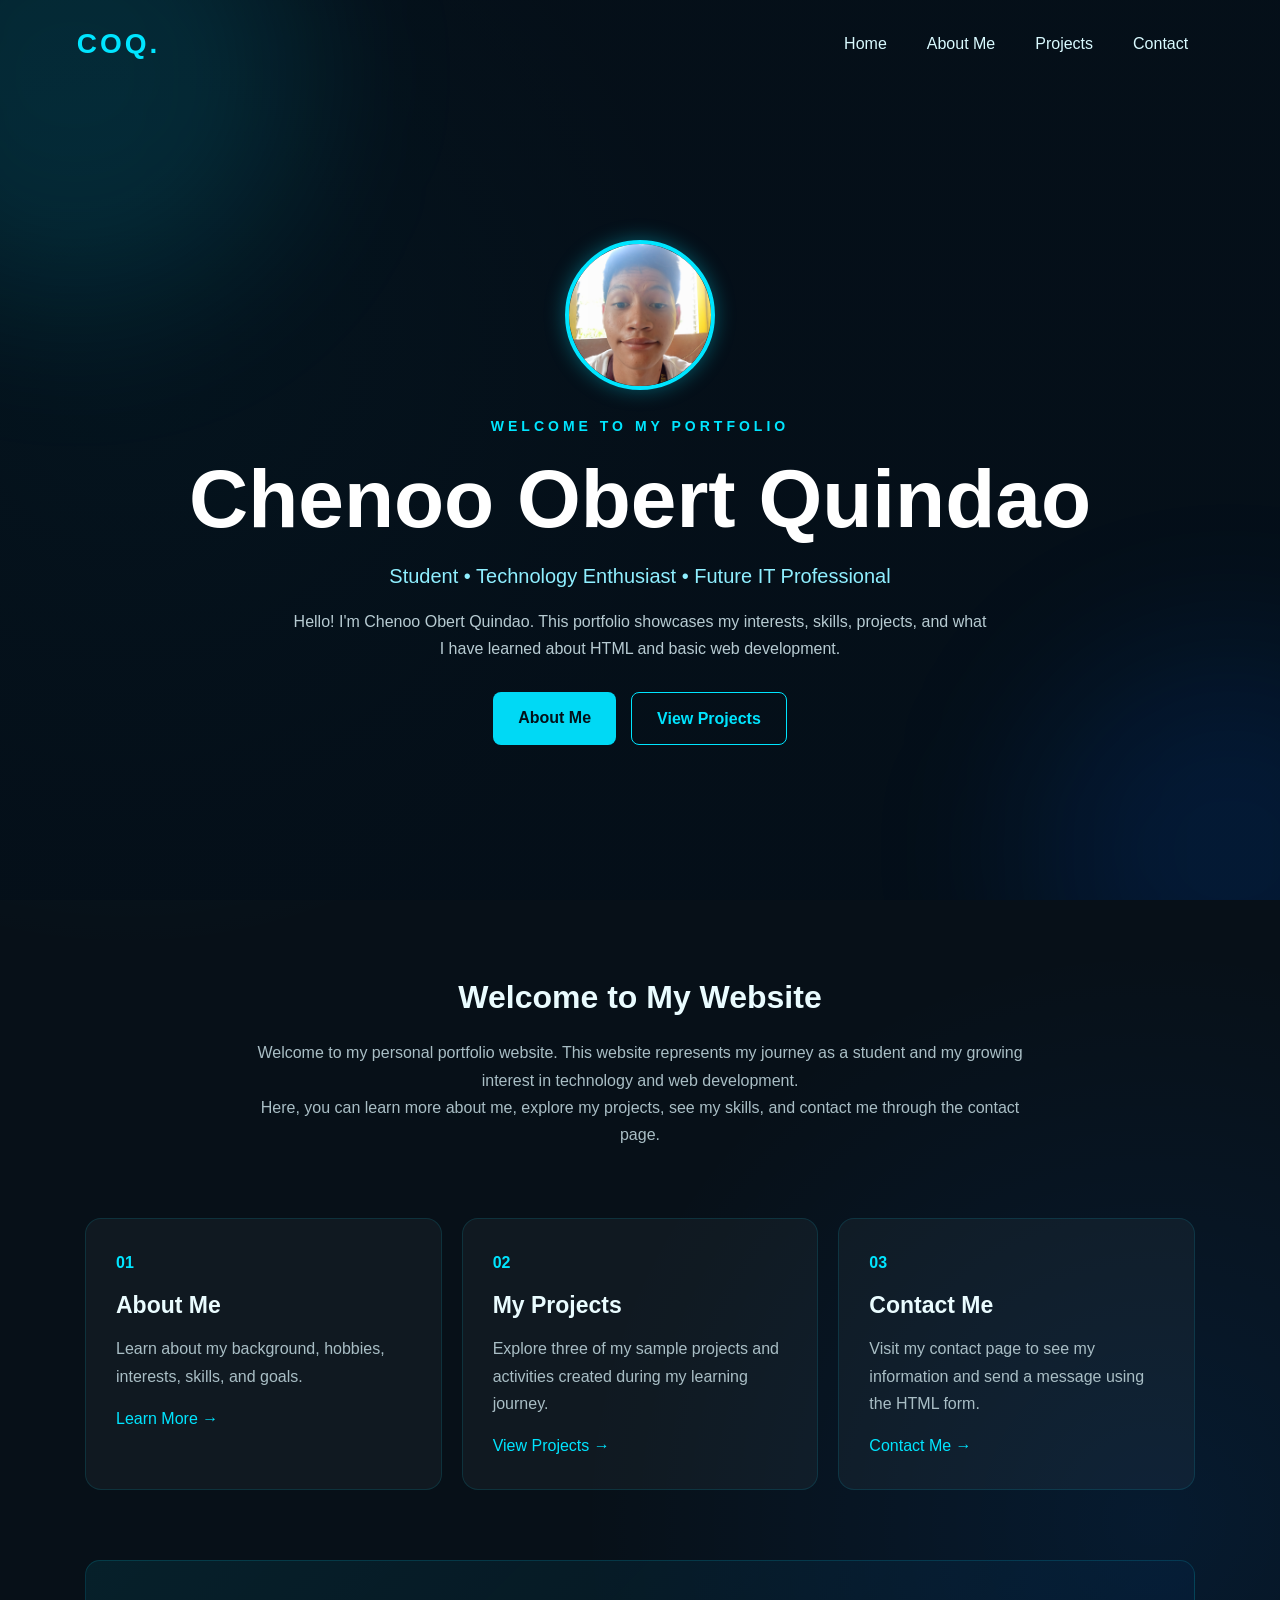
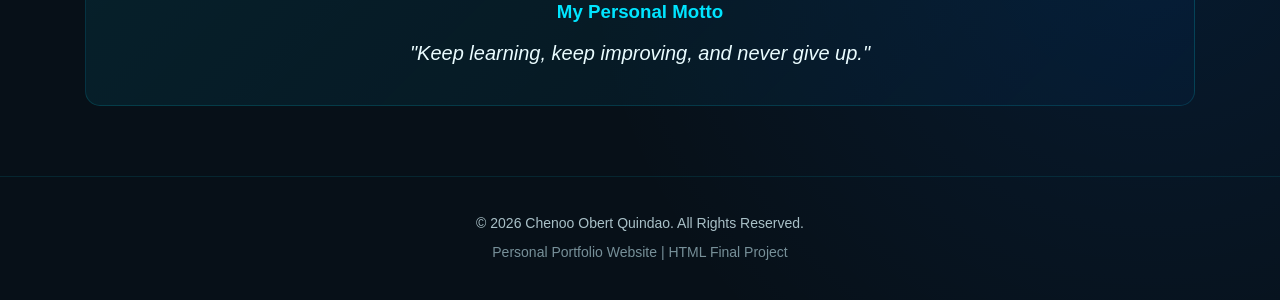
<file: index.html>
<!DOCTYPE html>
<html lang="en">
<head>
    <meta charset="UTF-8">
    <meta name="viewport" content="width=device-width, initial-scale=1.0">
    <title>Chenoo Obert Quindao | Portfolio</title>
    <link rel="stylesheet" href="style.css">
</head>

<body>

<header class="hero-header">
    <nav>
        <div class="nav-container">
            <h2 class="logo">COQ.</h2>

            <div class="nav-links">
                <a href="index.html">Home</a>
                <a href="about.html">About Me</a>
                <a href="projects.html">Projects</a>
                <a href="contact.html">Contact</a>
            </div>
        </div>
    </nav>

    <div class="hero">
        <img src="images/profile.jpg" alt="Chenoo Obert Quindao" class="profile-image">

        <p class="welcome">WELCOME TO MY PORTFOLIO</p>

        <h1>Chenoo Obert Quindao</h1>

        <p class="subtitle">
            Student • Technology Enthusiast • Future IT Professional
        </p>

        <p class="hero-text">
            Hello! I'm Chenoo Obert Quindao. This portfolio showcases
            my interests, skills, projects, and what I have learned
            about HTML and basic web development.
        </p>

        <div class="hero-buttons">
            <a href="about.html" class="button">About Me</a>
            <a href="projects.html" class="button outline">View Projects</a>
        </div>
    </div>
</header>

<main>

    <section class="intro-section">
        <h2>Welcome to My Website</h2>

        <p>
            Welcome to my personal portfolio website. This website
            represents my journey as a student and my growing interest
            in technology and web development.
        </p>

        <p>
            Here, you can learn more about me, explore my projects,
            see my skills, and contact me through the contact page.
        </p>
    </section>

    <section class="highlight-section">

        <article class="highlight-card">
            <span>01</span>
            <h3>About Me</h3>
            <p>
                Learn about my background, hobbies, interests,
                skills, and goals.
            </p>
            <a href="about.html">Learn More →</a>
        </article>

        <article class="highlight-card">
            <span>02</span>
            <h3>My Projects</h3>
            <p>
                Explore three of my sample projects and activities
                created during my learning journey.
            </p>
            <a href="projects.html">View Projects →</a>
        </article>

        <article class="highlight-card">
            <span>03</span>
            <h3>Contact Me</h3>
            <p>
                Visit my contact page to see my information and
                send a message using the HTML form.
            </p>
            <a href="contact.html">Contact Me →</a>
        </article>

    </section>

    <aside class="quote-box">
        <h3>My Personal Motto</h3>
        <p>
            "Keep learning, keep improving, and never give up."
        </p>
    </aside>

</main>

<footer>
    <p>© 2026 Chenoo Obert Quindao. All Rights Reserved.</p>
    <p>Personal Portfolio Website | HTML Final Project</p>
</footer>

</body>
</html>
</file>
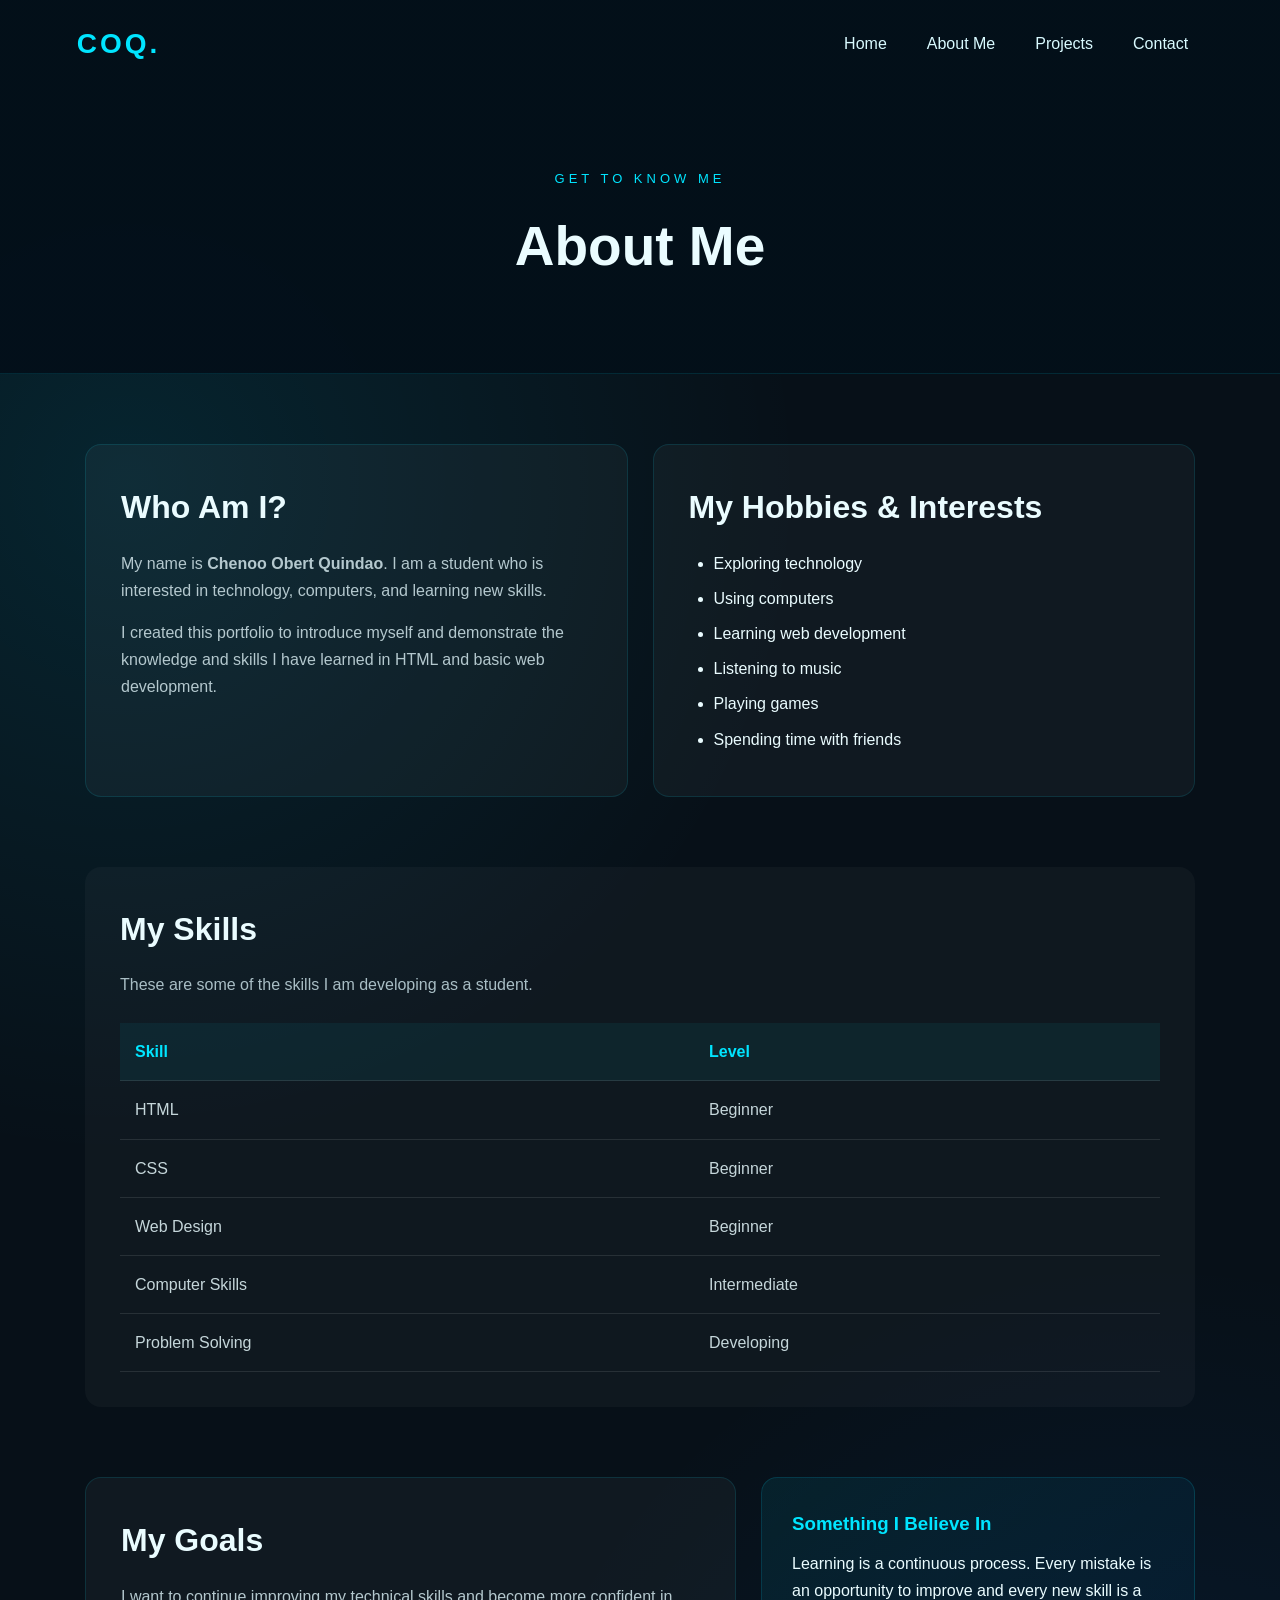
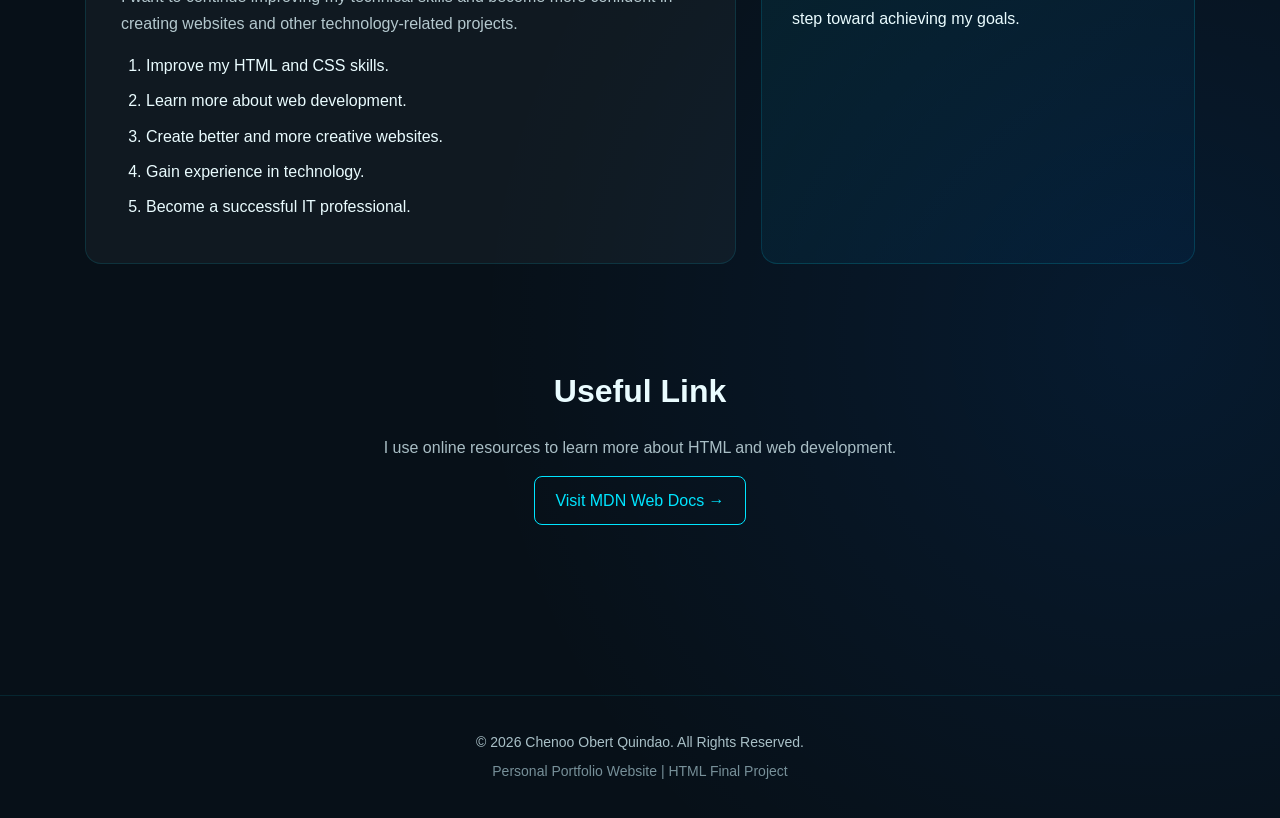
<file: about.html>
<!DOCTYPE html>
<html lang="en">
<head>
    <meta charset="UTF-8">
    <meta name="viewport" content="width=device-width, initial-scale=1.0">
    <title>About Me | Chenoo Obert Quindao</title>
    <link rel="stylesheet" href="style.css">
</head>

<body>

<header class="page-header">

    <nav>
        <div class="nav-container">
            <h2 class="logo">COQ.</h2>

            <div class="nav-links">
                <a href="index.html">Home</a>
                <a href="about.html">About Me</a>
                <a href="projects.html">Projects</a>
                <a href="contact.html">Contact</a>
            </div>
        </div>
    </nav>

    <div class="page-title">
        <p>GET TO KNOW ME</p>
        <h1>About Me</h1>
    </div>

</header>

<main>

    <section class="about-section">

        <article class="about-card">
            <h2>Who Am I?</h2>

            <p>
                My name is <strong>Chenoo Obert Quindao</strong>.
                I am a student who is interested in technology,
                computers, and learning new skills.
            </p>

            <p>
                I created this portfolio to introduce myself and
                demonstrate the knowledge and skills I have learned
                in HTML and basic web development.
            </p>
        </article>

        <article class="about-card">
            <h2>My Hobbies & Interests</h2>

            <ul>
                <li>Exploring technology</li>
                <li>Using computers</li>
                <li>Learning web development</li>
                <li>Listening to music</li>
                <li>Playing games</li>
                <li>Spending time with friends</li>
            </ul>
        </article>

    </section>

    <section class="skills-section">

        <h2>My Skills</h2>

        <p>
            These are some of the skills I am developing as a student.
        </p>

        <table>
            <thead>
                <tr>
                    <th>Skill</th>
                    <th>Level</th>
                </tr>
            </thead>

            <tbody>
                <tr>
                    <td>HTML</td>
                    <td>Beginner</td>
                </tr>

                <tr>
                    <td>CSS</td>
                    <td>Beginner</td>
                </tr>

                <tr>
                    <td>Web Design</td>
                    <td>Beginner</td>
                </tr>

                <tr>
                    <td>Computer Skills</td>
                    <td>Intermediate</td>
                </tr>

                <tr>
                    <td>Problem Solving</td>
                    <td>Developing</td>
                </tr>
            </tbody>
        </table>

    </section>

    <section class="goals-section">

        <article class="goal-card">
            <h2>My Goals</h2>

            <p>
                I want to continue improving my technical skills
                and become more confident in creating websites
                and other technology-related projects.
            </p>

            <ol>
                <li>Improve my HTML and CSS skills.</li>
                <li>Learn more about web development.</li>
                <li>Create better and more creative websites.</li>
                <li>Gain experience in technology.</li>
                <li>Become a successful IT professional.</li>
            </ol>
        </article>

        <aside class="tip-box">
            <h3>Something I Believe In</h3>
            <p>
                Learning is a continuous process. Every mistake
                is an opportunity to improve and every new skill
                is a step toward achieving my goals.
            </p>
        </aside>

    </section>

    <section class="links-section">

        <h2>Useful Link</h2>

        <p>
            I use online resources to learn more about HTML and
            web development.
        </p>

        <a href="https://developer.mozilla.org/" target="_blank" class="external-link">
            Visit MDN Web Docs →
        </a>

    </section>

</main>

<footer>
    <p>© 2026 Chenoo Obert Quindao. All Rights Reserved.</p>
    <p>Personal Portfolio Website | HTML Final Project</p>
</footer>

</body>
</html>
</file>
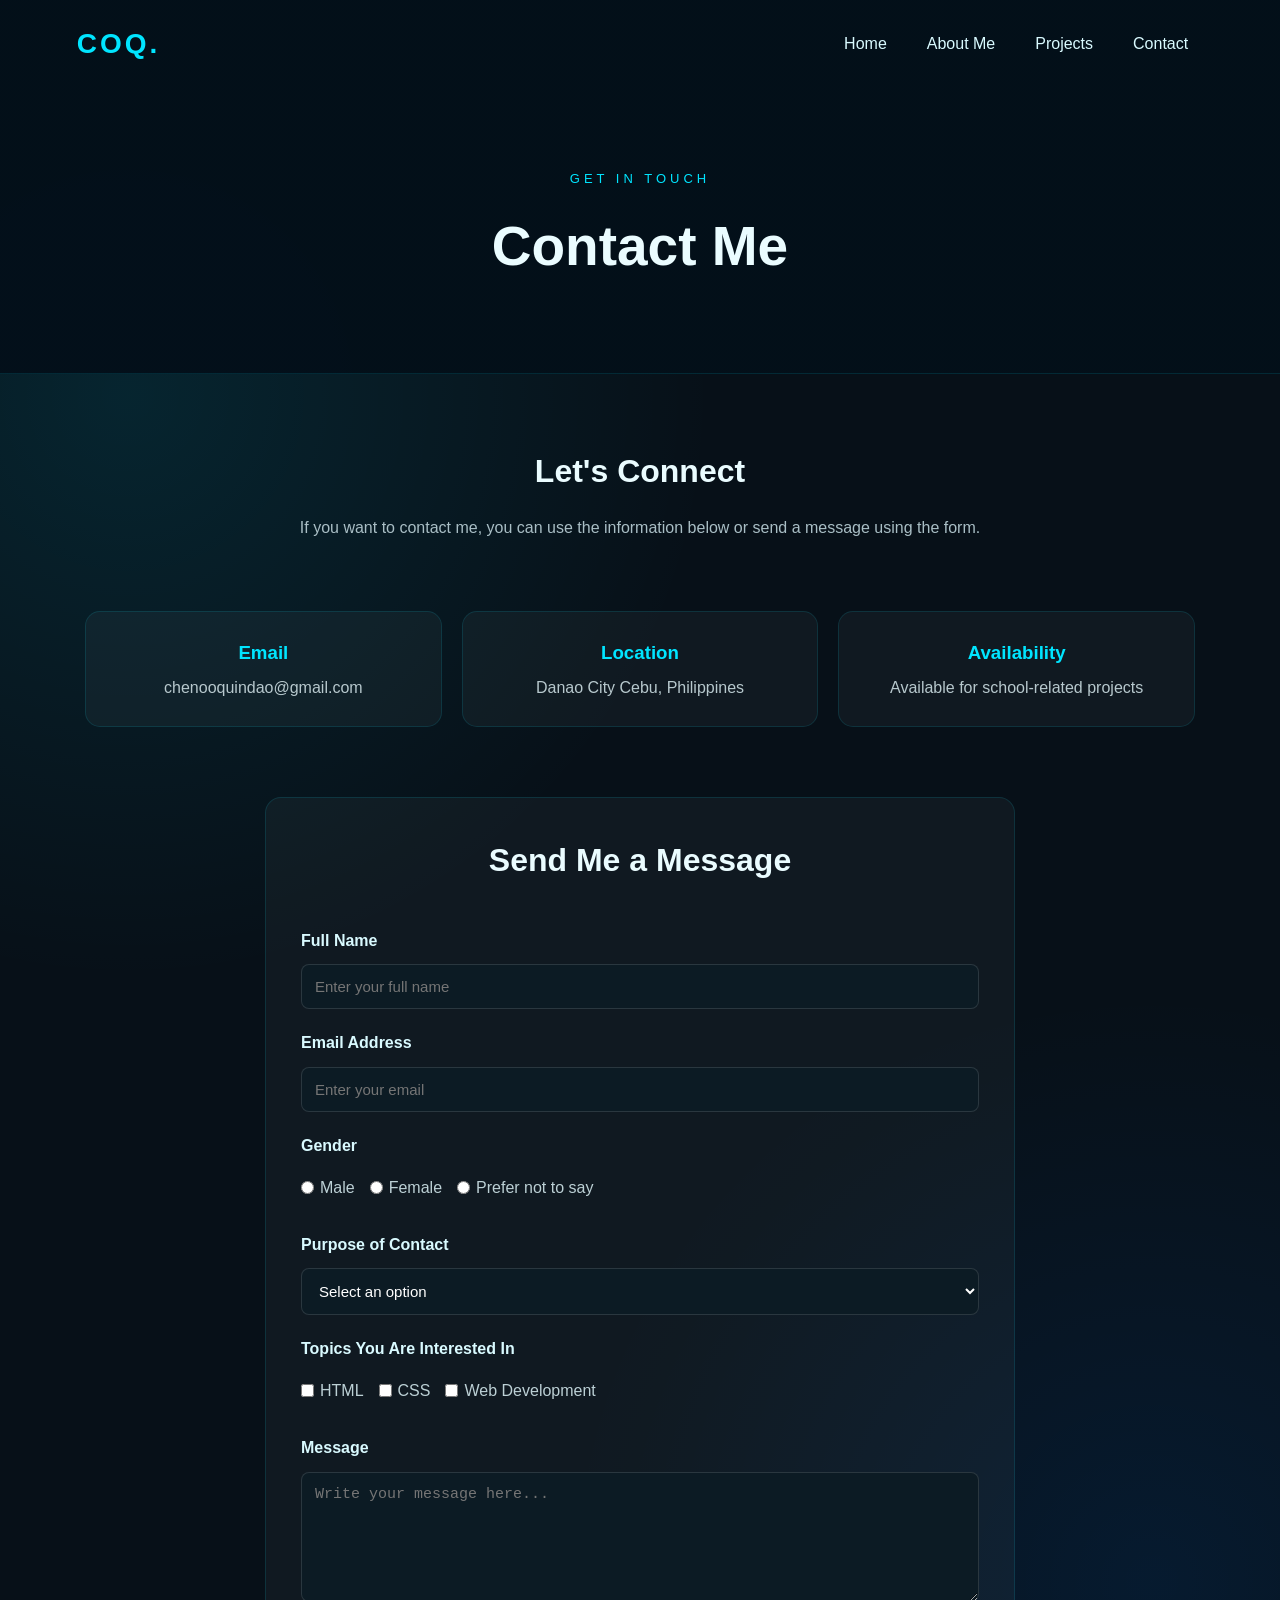
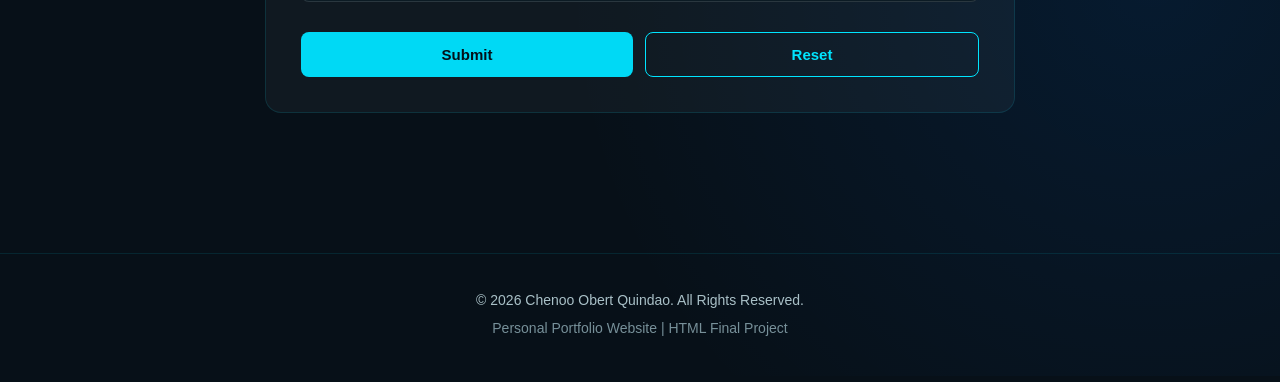
<file: contact.html>
<!DOCTYPE html>
<html lang="en">
<head>
    <meta charset="UTF-8">
    <meta name="viewport" content="width=device-width, initial-scale=1.0">
    <title>Contact | Chenoo Obert Quindao</title>
    <link rel="stylesheet" href="style.css">
</head>

<body>

<header class="page-header">

    <nav>
        <div class="nav-container">
            <h2 class="logo">COQ.</h2>

            <div class="nav-links">
                <a href="index.html">Home</a>
                <a href="about.html">About Me</a>
                <a href="projects.html">Projects</a>
                <a href="contact.html">Contact</a>
            </div>
        </div>
    </nav>

    <div class="page-title">
        <p>GET IN TOUCH</p>
        <h1>Contact Me</h1>
    </div>

</header>

<main>

    <section class="contact-intro">

        <h2>Let's Connect</h2>

        <p>
            If you want to contact me, you can use the information
            below or send a message using the form.
        </p>

    </section>


    <section class="contact-info">

        <article class="contact-card">
            <h3>Email</h3>
            <p>chenooquindao@gmail.com</p>
        </article>

        <article class="contact-card">
            <h3>Location</h3>
            <p>Danao City Cebu, Philippines</p>
        </article>

        <article class="contact-card">
            <h3>Availability</h3>
            <p>Available for school-related projects</p>
        </article>

    </section>


    <section class="form-section">

        <h2>Send Me a Message</h2>

        <form action="#" method="post">

            <!-- Text Field -->
            <label for="fullname">Full Name</label>
            <input
                type="text"
                id="fullname"
                name="fullname"
                placeholder="Enter your full name"
                required
            >


            <!-- Email Field -->
            <label for="email">Email Address</label>
            <input
                type="email"
                id="email"
                name="email"
                placeholder="Enter your email"
                required
            >


            <!-- Radio Buttons -->
            <label>Gender</label>

            <div class="radio-group">

                <label>
                    <input type="radio" name="gender" value="male">
                    Male
                </label>

                <label>
                    <input type="radio" name="gender" value="female">
                    Female
                </label>

                <label>
                    <input type="radio" name="gender" value="prefer-not">
                    Prefer not to say
                </label>

            </div>


            <!-- Dropdown -->
            <label for="purpose">Purpose of Contact</label>

            <select id="purpose" name="purpose">

                <option value="">Select an option</option>
                <option value="question">Ask a Question</option>
                <option value="feedback">Give Feedback</option>
                <option value="project">Project Inquiry</option>
                <option value="other">Other</option>

            </select>


            <!-- Checkboxes -->
            <label>Topics You Are Interested In</label>

            <div class="checkbox-group">

                <label>
                    <input type="checkbox" name="topic" value="html">
                    HTML
                </label>

                <label>
                    <input type="checkbox" name="topic" value="css">
                    CSS
                </label>

                <label>
                    <input type="checkbox" name="topic" value="web">
                    Web Development
                </label>

            </div>


            <!-- Textarea -->
            <label for="message">Message</label>

            <textarea
                id="message"
                name="message"
                rows="6"
                placeholder="Write your message here..."
                required
            ></textarea>


            <!-- Buttons -->
            <div class="form-buttons">

                <button type="submit">
                    Submit
                </button>

                <button type="reset" class="reset-button">
                    Reset
                </button>

            </div>

        </form>

    </section>

</main>

<footer>
    <p>© 2026 Chenoo Obert Quindao. All Rights Reserved.</p>
    <p>Personal Portfolio Website | HTML Final Project</p>
</footer>

</body>
</html>
</file>
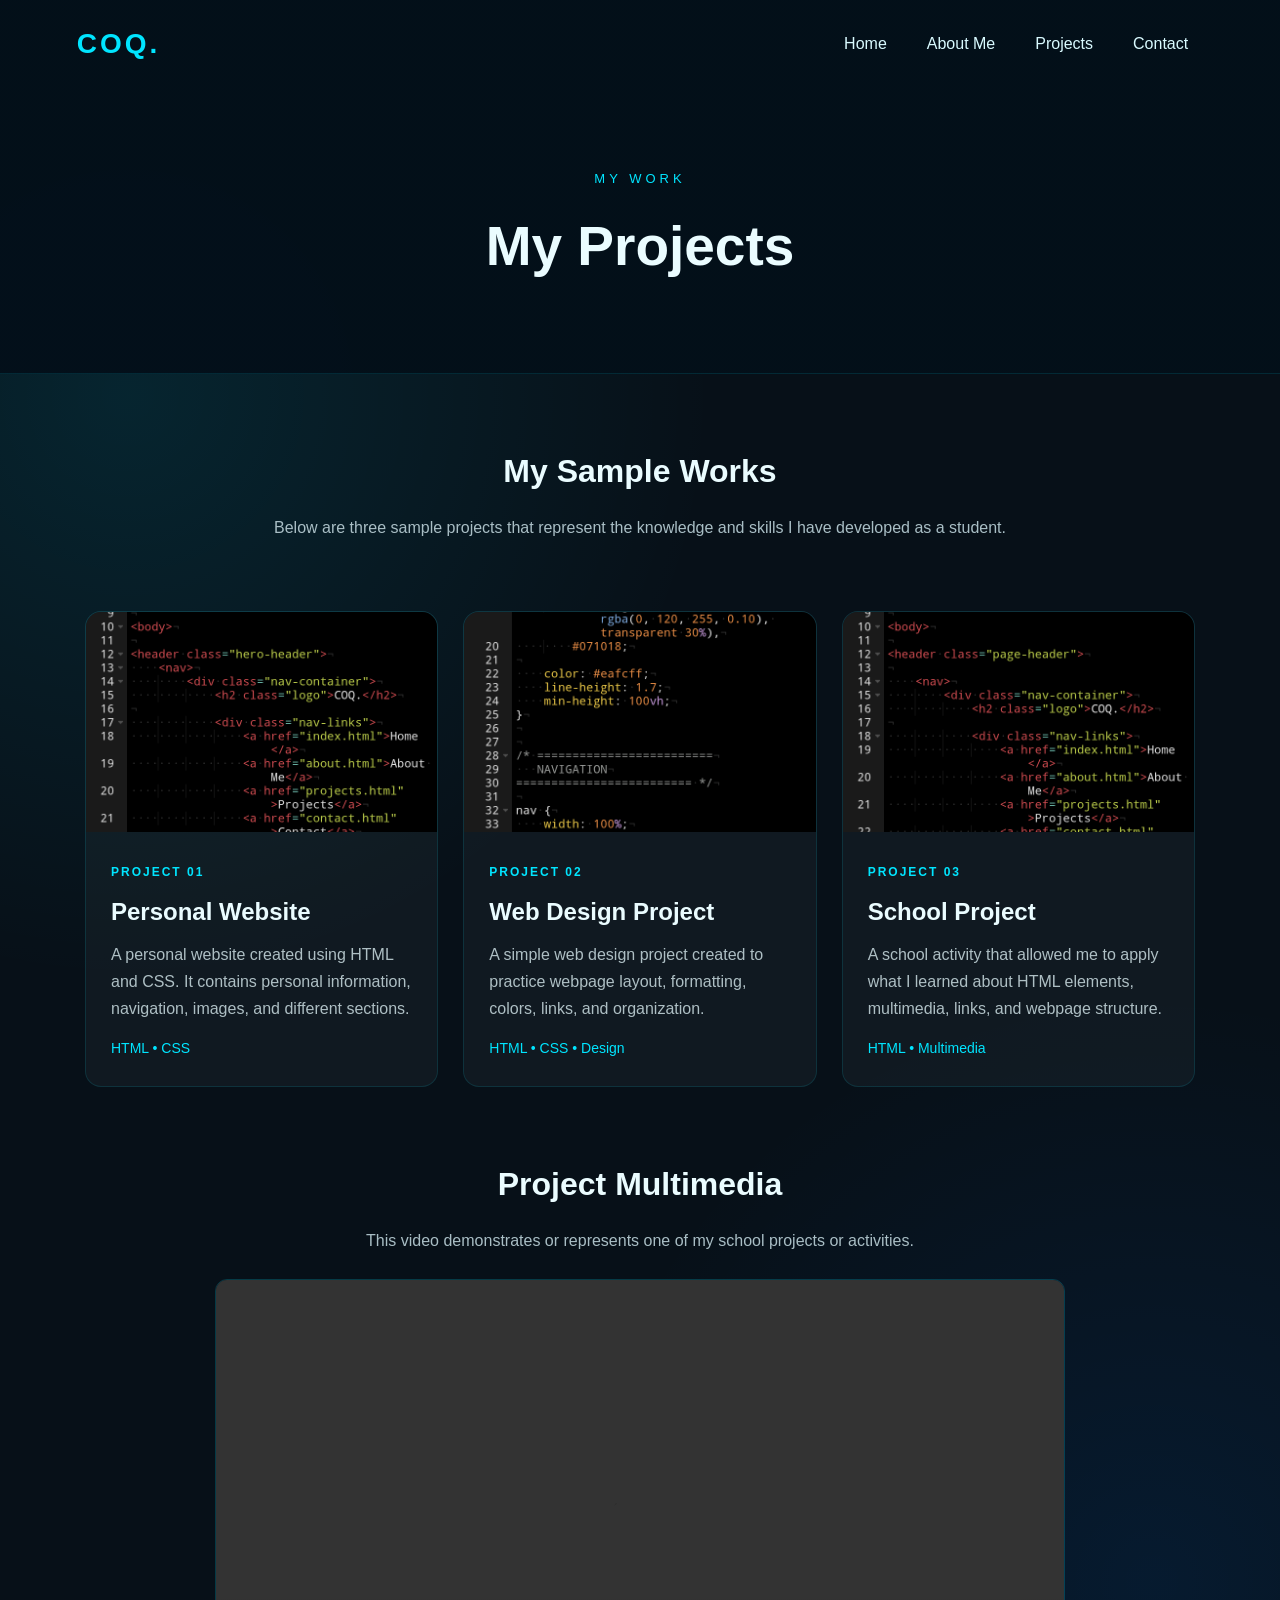
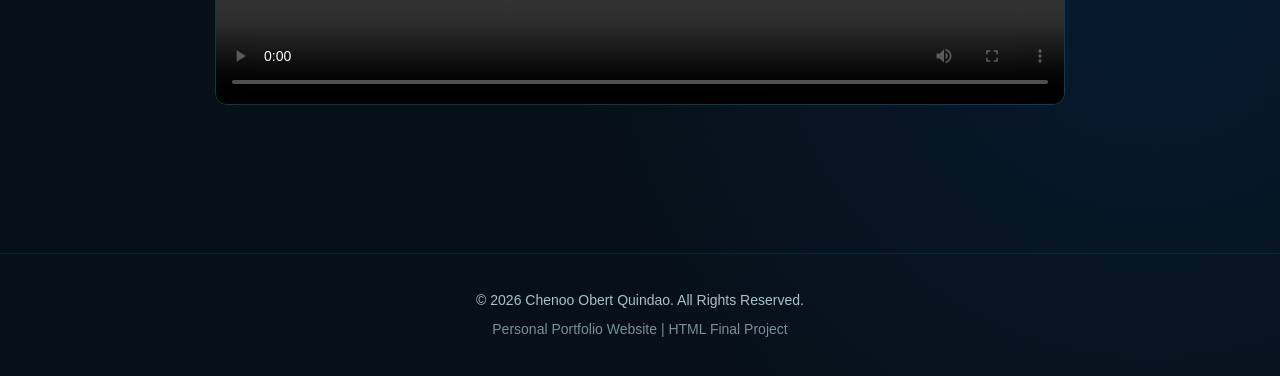
<file: projects.html>
<!DOCTYPE html>
<html lang="en">
<head>
    <meta charset="UTF-8">
    <meta name="viewport" content="width=device-width, initial-scale=1.0">
    <title>Projects | Chenoo Obert Quindao</title>
    <link rel="stylesheet" href="style.css">
</head>

<body>

<header class="page-header">

    <nav>
        <div class="nav-container">
            <h2 class="logo">COQ.</h2>

            <div class="nav-links">
                <a href="index.html">Home</a>
                <a href="about.html">About Me</a>
                <a href="projects.html">Projects</a>
                <a href="contact.html">Contact</a>
            </div>
        </div>
    </nav>

    <div class="page-title">
        <p>MY WORK</p>
        <h1>My Projects</h1>
    </div>

</header>

<main>

    <section class="projects-intro">

        <h2>My Sample Works</h2>

        <p>
            Below are three sample projects that represent the
            knowledge and skills I have developed as a student.
        </p>

    </section>

    <section class="project-grid">

        <article class="project-card">

            <img src="images/project1.jpg"
                 alt="Personal Website Project">

            <div class="project-content">
                <span>PROJECT 01</span>

                <h2>Personal Website</h2>

                <p>
                    A personal website created using HTML and CSS.
                    It contains personal information, navigation,
                    images, and different sections.
                </p>

                <p class="technology">
                    HTML • CSS
                </p>
            </div>

        </article>


        <article class="project-card">

            <img src="images/project2.jpg"
                 alt="Web Design Project">

            <div class="project-content">
                <span>PROJECT 02</span>

                <h2>Web Design Project</h2>

                <p>
                    A simple web design project created to practice
                    webpage layout, formatting, colors, links,
                    and organization.
                </p>

                <p class="technology">
                    HTML • CSS • Design
                </p>
            </div>

        </article>


        <article class="project-card">

            <img src="images/project3.jpg"
                 alt="School Project">

            <div class="project-content">
                <span>PROJECT 03</span>

                <h2>School Project</h2>

                <p>
                    A school activity that allowed me to apply
                    what I learned about HTML elements, multimedia,
                    links, and webpage structure.
                </p>

                <p class="technology">
                    HTML • Multimedia
                </p>
            </div>

        </article>

    </section>


    <section class="video-section">

        <h2>Project Multimedia</h2>

        <p>
            This video demonstrates or represents one of my
            school projects or activities.
        </p>

        <video controls class="project-video">
            <source src="videos/project-video.mp4" type="video/mp4">
            Your browser does not support the video element.
        </video>

    </section>

</main>

<footer>
    <p>© 2026 Chenoo Obert Quindao. All Rights Reserved.</p>
    <p>Personal Portfolio Website | HTML Final Project</p>
</footer>

</body>
</html>
</file>
<file: style.css>
/* =========================
   GENERAL
========================= */

* {
    margin: 0;
    padding: 0;
    box-sizing: border-box;
}

html {
    scroll-behavior: smooth;
}

body {
    font-family: Arial, Helvetica, sans-serif;
    background:
        radial-gradient(circle at 10% 20%, rgba(0, 220, 255, 0.10), transparent 30%),
        radial-gradient(circle at 90% 80%, rgba(0, 120, 255, 0.10), transparent 30%),
        #071018;

    color: #eafcff;
    line-height: 1.7;
    min-height: 100vh;
}


/* =========================
   NAVIGATION
========================= */

nav {
    width: 100%;
    padding: 20px 6%;
    position: relative;
    z-index: 10;
}

.nav-container {
    max-width: 1150px;
    margin: auto;

    display: flex;
    justify-content: space-between;
    align-items: center;
}

.logo {
    font-size: 28px;
    color: #00e5ff;
    letter-spacing: 3px;
}

.nav-links {
    display: flex;
    gap: 10px;
}

.nav-links a {
    text-decoration: none;
    color: #d9faff;
    padding: 9px 15px;
    border-radius: 8px;

    transition: 0.3s;
}

.nav-links a:hover {
    color: #00e5ff;
    background: rgba(0, 229, 255, 0.08);
}


/* =========================
   HOME HEADER
========================= */

.hero-header {
    min-height: 100vh;
    position: relative;
    overflow: hidden;

    background:
        linear-gradient(
            rgba(4, 15, 25, 0.70),
            rgba(4, 15, 25, 0.90)
        );
}


/* Moving glowing circles */

.hero-header::before {
    content: "";
    position: absolute;

    width: 450px;
    height: 450px;

    background: rgba(0, 220, 255, 0.12);

    border-radius: 50%;

    filter: blur(80px);

    top: -150px;
    left: -150px;

    animation: moveGlow 8s ease-in-out infinite alternate;
}

.hero-header::after {
    content: "";

    position: absolute;

    width: 400px;
    height: 400px;

    background: rgba(0, 100, 255, 0.12);

    border-radius: 50%;

    filter: blur(80px);

    right: -150px;
    bottom: -150px;

    animation: moveGlow2 10s ease-in-out infinite alternate;
}


/* =========================
   HERO
========================= */

.hero {
    max-width: 950px;
    margin: auto;

    min-height: calc(100vh - 90px);

    display: flex;
    flex-direction: column;

    justify-content: center;
    align-items: center;

    text-align: center;

    padding: 60px 20px;

    position: relative;
    z-index: 2;
}

.profile-image {
    width: 150px;
    height: 150px;

    object-fit: cover;

    border-radius: 50%;

    border: 4px solid #00e5ff;

    box-shadow:
        0 0 20px rgba(0, 229, 255, 0.35);

    margin-bottom: 25px;
}

.welcome {
    color: #00e5ff;
    font-size: 14px;
    letter-spacing: 4px;
    font-weight: bold;
}

.hero h1 {
    font-size: clamp(40px, 8vw, 82px);
    line-height: 1.1;

    margin: 15px 0;

    color: white;

    animation: titleAppear 1s ease-out;
}

.subtitle {
    color: #8fefff;
    font-size: 20px;

    margin-bottom: 15px;
}

.hero-text {
    max-width: 700px;

    color: #b7cbd2;

    margin-bottom: 30px;
}


/* =========================
   BUTTONS
========================= */

.hero-buttons {
    display: flex;
    gap: 15px;
    flex-wrap: wrap;
    justify-content: center;
}

.button {
    display: inline-block;

    text-decoration: none;

    background: #00d9f5;
    color: #031018;

    padding: 12px 25px;

    border-radius: 8px;

    font-weight: bold;

    transition: 0.3s;
}

.button:hover {
    transform: translateY(-3px);

    box-shadow:
        0 10px 25px rgba(0, 229, 255, 0.20);
}

.button.outline {
    background: transparent;
    color: #00e5ff;

    border: 1px solid #00e5ff;
}


/* =========================
   MAIN
========================= */

main {
    max-width: 1150px;
    margin: auto;
    padding: 70px 20px;
}

section {
    margin-bottom: 70px;
}

section h2 {
    font-size: 32px;
    margin-bottom: 15px;
}

section > p {
    color: #a9bec5;
}


/* =========================
   INTRO
========================= */

.intro-section {
    text-align: center;
    max-width: 800px;
    margin-left: auto;
    margin-right: auto;
}


/* =========================
   HIGHLIGHT CARDS
========================= */

.highlight-section {
    display: grid;

    grid-template-columns: repeat(3, 1fr);

    gap: 20px;
}

.highlight-card {
    background: rgba(255, 255, 255, 0.04);

    border: 1px solid rgba(0, 229, 255, 0.12);

    padding: 30px;

    border-radius: 16px;

    transition: 0.3s;
}

.highlight-card:hover {
    transform: translateY(-7px);

    border-color: rgba(0, 229, 255, 0.45);
}

.highlight-card span {
    color: #00e5ff;
    font-weight: bold;
}

.highlight-card h3 {
    margin: 10px 0;
    font-size: 23px;
}

.highlight-card p {
    color: #a9bec5;
}

.highlight-card a {
    display: inline-block;

    margin-top: 15px;

    color: #00e5ff;

    text-decoration: none;
}


/* =========================
   QUOTE BOX
========================= */

.quote-box {
    text-align: center;

    padding: 35px;

    border-radius: 15px;

    background:
        linear-gradient(
            135deg,
            rgba(0, 229, 255, 0.08),
            rgba(0, 100, 255, 0.04)
        );

    border: 1px solid rgba(0, 229, 255, 0.15);
}

.quote-box h3 {
    color: #00e5ff;
}

.quote-box p {
    font-size: 20px;
    font-style: italic;
    margin-top: 8px;
}


/* =========================
   PAGE HEADER
========================= */

.page-header {
    background:
        linear-gradient(
            rgba(3, 15, 25, 0.96),
            rgba(3, 15, 25, 0.96)
        );

    border-bottom: 1px solid rgba(0, 229, 255, 0.12);
}

.page-title {
    max-width: 1150px;
    margin: auto;

    padding: 80px 20px;

    text-align: center;
}

.page-title p {
    color: #00e5ff;

    font-size: 13px;

    letter-spacing: 4px;
}

.page-title h1 {
    font-size: 55px;
    margin-top: 10px;
}


/* =========================
   ABOUT
========================= */

.about-section {
    display: grid;

    grid-template-columns: 1fr 1fr;

    gap: 25px;
}

.about-card,
.goal-card {
    background: rgba(255, 255, 255, 0.04);

    border: 1px solid rgba(0, 229, 255, 0.12);

    border-radius: 16px;

    padding: 35px;
}

.about-card p {
    color: #b4c8ce;
    margin-bottom: 15px;
}

.about-card ul {
    padding-left: 25px;
}

.about-card li {
    margin-bottom: 8px;
}


/* =========================
   SKILLS TABLE
========================= */

.skills-section {
    background: rgba(255, 255, 255, 0.03);

    border-radius: 16px;

    padding: 35px;
}

table {
    width: 100%;

    margin-top: 25px;

    border-collapse: collapse;
}

th,
td {
    padding: 15px;

    text-align: left;

    border-bottom: 1px solid rgba(255, 255, 255, 0.10);
}

th {
    color: #00e5ff;
    background: rgba(0, 229, 255, 0.06);
}

td {
    color: #c5d6da;
}


/* =========================
   GOALS
========================= */

.goals-section {
    display: grid;

    grid-template-columns: 1.5fr 1fr;

    gap: 25px;
}

.goal-card p {
    color: #b4c8ce;

    margin-bottom: 15px;
}

.goal-card ol {
    padding-left: 25px;
}

.goal-card li {
    margin-bottom: 8px;
}

.tip-box {
    background:
        linear-gradient(
            135deg,
            rgba(0, 229, 255, 0.08),
            rgba(0, 120, 255, 0.05)
        );

    border: 1px solid rgba(0, 229, 255, 0.15);

    padding: 30px;

    border-radius: 16px;
}

.tip-box h3 {
    color: #00e5ff;

    margin-bottom: 10px;
}


/* =========================
   EXTERNAL LINK
========================= */

.links-section {
    text-align: center;

    padding: 30px;
}

.external-link {
    display: inline-block;

    margin-top: 15px;

    color: #00e5ff;

    text-decoration: none;

    border: 1px solid #00e5ff;

    padding: 10px 20px;

    border-radius: 8px;
}


/* =========================
   PROJECTS
========================= */

.projects-intro {
    text-align: center;

    max-width: 750px;

    margin-left: auto;
    margin-right: auto;
}

.project-grid {
    display: grid;

    grid-template-columns: repeat(3, 1fr);

    gap: 25px;
}

.project-card {
    background: rgba(255, 255, 255, 0.04);

    border: 1px solid rgba(0, 229, 255, 0.12);

    border-radius: 16px;

    overflow: hidden;

    transition: 0.3s;
}

.project-card:hover {
    transform: translateY(-7px);

    border-color: rgba(0, 229, 255, 0.45);
}

.project-card img {
    width: 100%;

    height: 220px;

    object-fit: cover;

    display: block;
}

.project-content {
    padding: 25px;
}

.project-content > span {
    color: #00e5ff;

    font-size: 12px;

    letter-spacing: 2px;

    font-weight: bold;
}

.project-content h2 {
    font-size: 24px;

    margin: 8px 0;
}

.project-content p {
    color: #aebfc4;
}

.technology {
    color: #00e5ff !important;

    margin-top: 15px;

    font-size: 14px;
}


/* =========================
   VIDEO
========================= */

.video-section {
    text-align: center;

    max-width: 850px;

    margin-left: auto;
    margin-right: auto;
}

.project-video {
    width: 100%;

    margin-top: 25px;

    border-radius: 12px;

    border: 1px solid rgba(0, 229, 255, 0.20);
}


/* =========================
   CONTACT
========================= */

.contact-intro {
    text-align: center;

    max-width: 750px;

    margin-left: auto;
    margin-right: auto;
}

.contact-info {
    display: grid;

    grid-template-columns: repeat(3, 1fr);

    gap: 20px;
}

.contact-card {
    background: rgba(255, 255, 255, 0.04);

    border: 1px solid rgba(0, 229, 255, 0.12);

    padding: 25px;

    border-radius: 15px;

    text-align: center;
}

.contact-card h3 {
    color: #00e5ff;

    margin-bottom: 5px;
}

.contact-card p {
    color: #b7c8cd;
}


/* =========================
   FORM
========================= */

.form-section {
    max-width: 750px;

    margin-left: auto;
    margin-right: auto;

    background: rgba(255, 255, 255, 0.04);

    border: 1px solid rgba(0, 229, 255, 0.12);

    padding: 35px;

    border-radius: 16px;
}

.form-section h2 {
    text-align: center;

    margin-bottom: 30px;
}

form {
    display: flex;

    flex-direction: column;

    gap: 10px;
}

form > label {
    color: #d9faff;

    font-weight: bold;

    margin-top: 10px;
}

input,
select,
textarea {
    width: 100%;

    padding: 13px;

    border-radius: 8px;

    border: 1px solid rgba(255, 255, 255, 0.12);

    background: #0c1b24;

    color: white;

    font-size: 15px;

    outline: none;
}

input:focus,
select:focus,
textarea:focus {
    border-color: #00e5ff;
}

textarea {
    resize: vertical;
}

.radio-group,
.checkbox-group {
    display: flex;

    flex-wrap: wrap;

    gap: 15px;

    margin: 5px 0 10px;
}

.radio-group label,
.checkbox-group label {
    font-weight: normal;

    color: #bcd0d5;

    display: flex;

    align-items: center;

    gap: 6px;
}

.radio-group input,
.checkbox-group input {
    width: auto;
}


/* FORM BUTTONS */

.form-buttons {
    display: flex;

    gap: 12px;

    margin-top: 20px;
}

.form-buttons button {
    flex: 1;

    padding: 13px;

    border: none;

    border-radius: 8px;

    background: #00d9f5;

    color: #031018;

    font-weight: bold;

    font-size: 15px;

    cursor: pointer;

    transition: 0.3s;
}

.form-buttons button:hover {
    transform: translateY(-2px);

    box-shadow: 0 8px 20px rgba(0, 229, 255, 0.15);
}

.form-buttons .reset-button {
    background: transparent;

    color: #00e5ff;

    border: 1px solid #00e5ff;
}


/* =========================
   FOOTER
========================= */

footer {
    text-align: center;

    padding: 35px 20px;

    border-top: 1px solid rgba(0, 229, 255, 0.10);

    color: #779099;

    font-size: 14px;
}

footer p:first-child {
    color: #a9c0c7;

    margin-bottom: 5px;
}


/* =========================
   ANIMATIONS
========================= */

@keyframes titleAppear {

    from {
        opacity: 0;
        transform: translateY(30px);
    }

    to {
        opacity: 1;
        transform: translateY(0);
    }

}

@keyframes moveGlow {

    from {
        transform: translate(0, 0) scale(1);
    }

    to {
        transform: translate(250px, 180px) scale(1.3);
    }

}

@keyframes moveGlow2 {

    from {
        transform: translate(0, 0) scale(1);
    }

    to {
        transform: translate(-200px, -150px) scale(1.3);
    }

}


/* =========================
   MOBILE
========================= */

@media (max-width: 800px) {

    .nav-container {
        flex-direction: column;

        gap: 15px;
    }

    .nav-links {
        flex-wrap: wrap;

        justify-content: center;
    }

    .hero h1 {
        font-size: 45px;
    }

    .subtitle {
        font-size: 17px;
    }

    .highlight-section,
    .project-grid,
    .contact-info {
        grid-template-columns: 1fr;
    }

    .about-section,
    .goals-section {
        grid-template-columns: 1fr;
    }

    .page-title h1 {
        font-size: 42px;
    }

    .form-section {
        padding: 25px 20px;
    }

}


@media (max-width: 500px) {

    nav {
        padding: 18px 15px;
    }

    .nav-links {
        gap: 3px;
    }

    .nav-links a {
        padding: 7px 9px;

        font-size: 14px;
    }

    main {
        padding: 50px 15px;
    }

    .hero {
        padding: 40px 15px;
    }

    .profile-image {
        width: 125px;
        height: 125px;
    }

    .hero h1 {
        font-size: 38px;
    }

    .welcome {
        font-size: 11px;
        letter-spacing: 2px;
    }

    .page-title {
        padding: 60px 15px;
    }

    .page-title h1 {
        font-size: 38px;
    }

    .highlight-card,
    .about-card,
    .goal-card,
    .skills-section {
        padding: 25px;
    }

    table {
        font-size: 14px;
    }

    th,
    td {
        padding: 11px 8px;
    }

    .form-buttons {
        flex-direction: column;
    }

}
</file>
